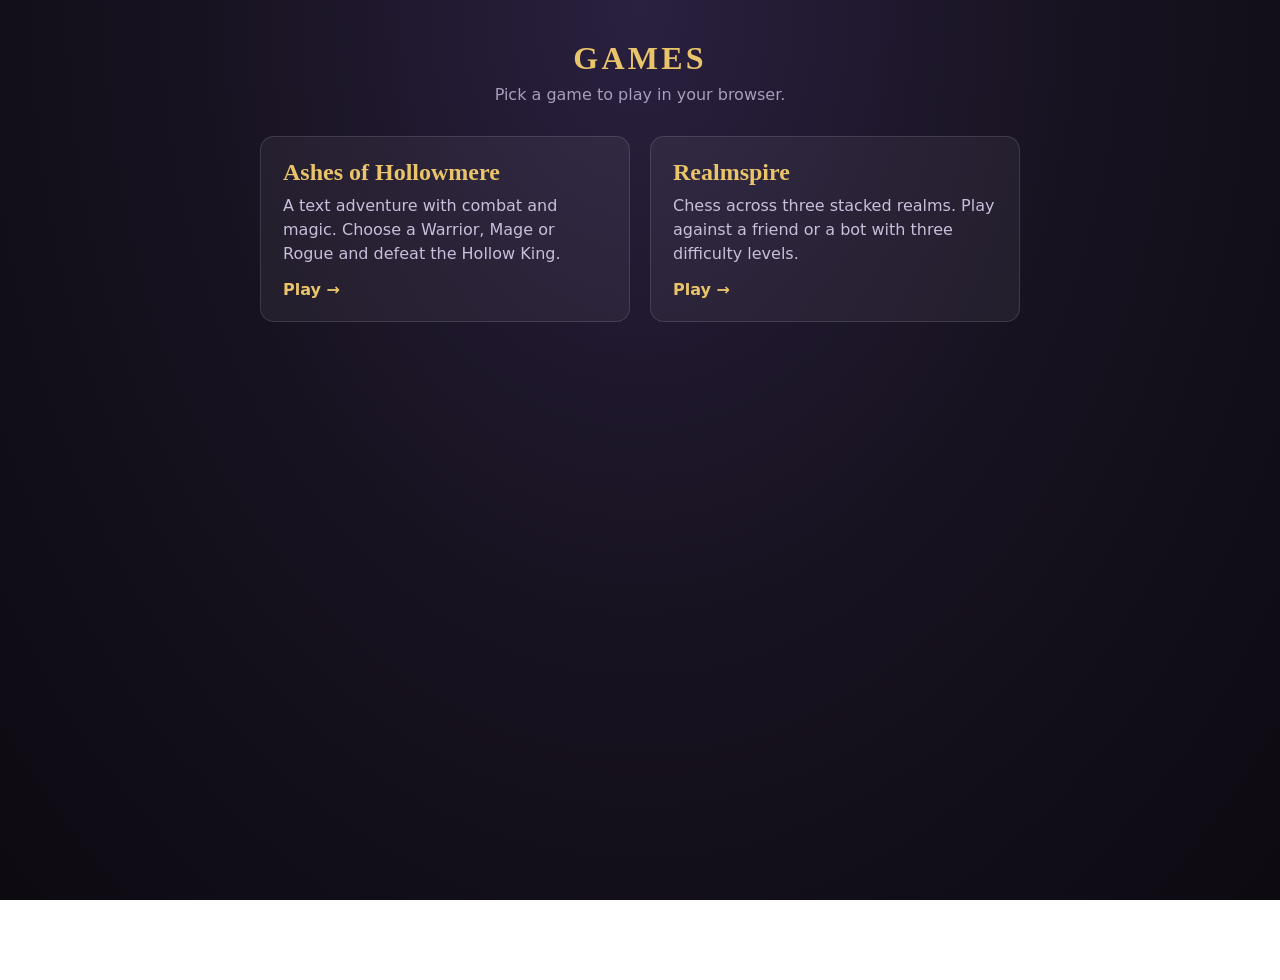
<file: index.html>
<!DOCTYPE html>
<html lang="en">
<head>
<meta charset="UTF-8">
<meta name="viewport" content="width=device-width, initial-scale=1">
<title>Games</title>
<style>
  body{margin:0;min-height:100vh;font-family:"Segoe UI",system-ui,sans-serif;color:#ece6f5;
    background:radial-gradient(ellipse at top,#2a2040,#17121f 50%,#0d0a12) fixed;display:flex;flex-direction:column;align-items:center;padding:40px 16px}
  h1{font-family:Georgia,serif;color:#e9c46a;letter-spacing:.1em;margin:0 0 8px}
  p.sub{color:#a99cbc;margin:0 0 32px}
  .grid{display:grid;grid-template-columns:repeat(auto-fit,minmax(260px,1fr));gap:20px;max-width:760px;width:100%}
  a.card{display:block;text-decoration:none;color:inherit;background:rgba(255,255,255,.05);border:1px solid rgba(255,255,255,.12);
    border-radius:14px;padding:22px;transition:transform .15s,border-color .15s}
  a.card:hover{transform:translateY(-3px);border-color:#e9c46a}
  .card h2{margin:0 0 8px;font-family:Georgia,serif;color:#e9c46a}
  .card p{margin:0;color:#c9bedb;line-height:1.5}
  .play{display:inline-block;margin-top:14px;color:#e9c46a;font-weight:600}
</style>
</head>
<body>
  <h1>GAMES</h1>
  <p class="sub">Pick a game to play in your browser.</p>
  <div class="grid">
    <a class="card" href="ashes-of-hollowmere/">
      <h2>Ashes of Hollowmere</h2>
      <p>A text adventure with combat and magic. Choose a Warrior, Mage or Rogue and defeat the Hollow King.</p>
      <span class="play">Play →</span>
    </a>
    <a class="card" href="realmspire/">
      <h2>Realmspire</h2>
      <p>Chess across three stacked realms. Play against a friend or a bot with three difficulty levels.</p>
      <span class="play">Play →</span>
    </a>
  </div>
</body>
</html>
</file>
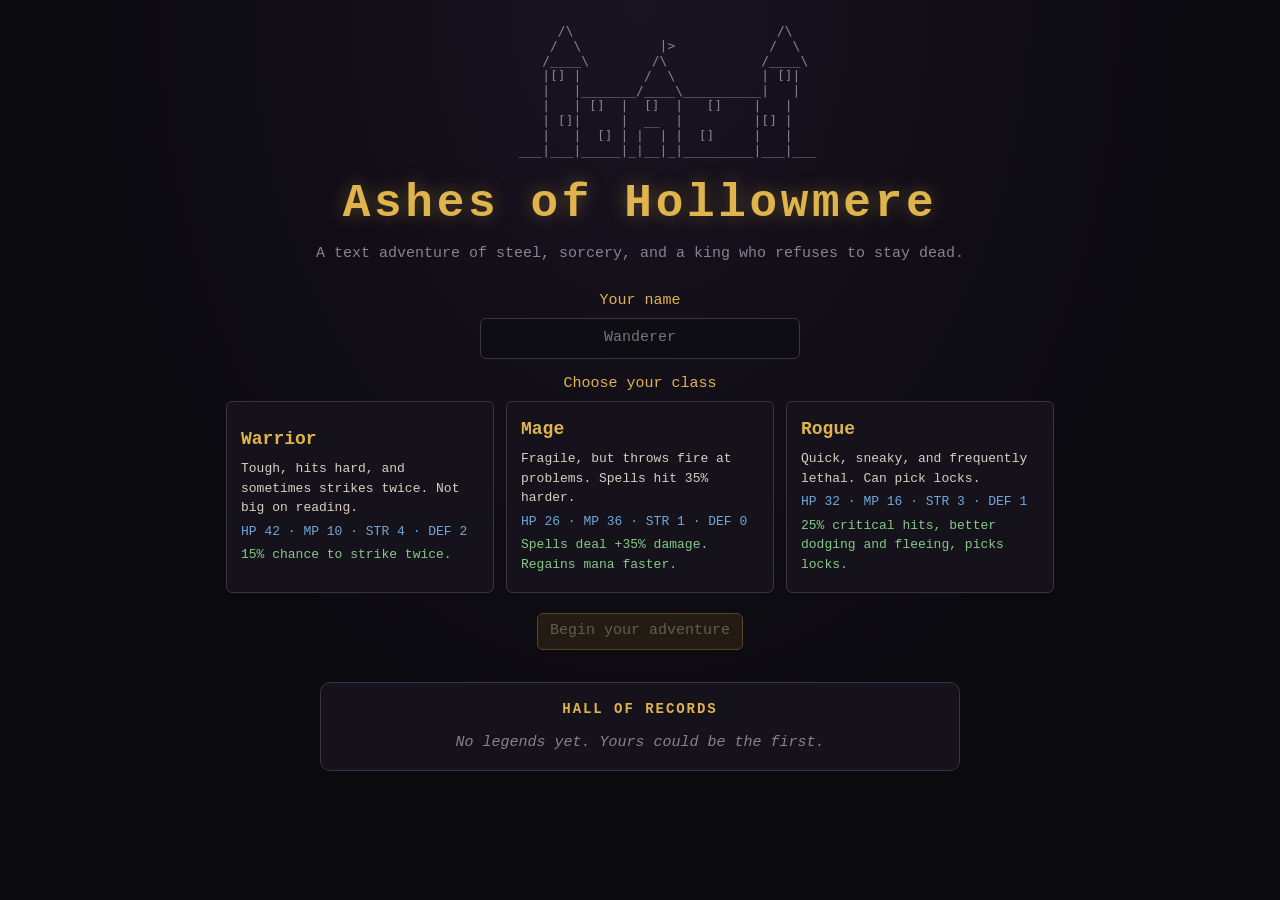
<file: ashes-of-hollowmere/index.html>
<!DOCTYPE html>
<!--
  ==========================================================================
  ASHES OF HOLLOWMERE — index.html
  ==========================================================================
  This is the "HTML" file. HTML (HyperText Markup Language) describes the
  STRUCTURE of a web page: what boxes, buttons, headings and text exist and
  how they are nested inside each other. It does NOT say what things look
  like (that is the job of style.css) or how they behave (that is the job of
  the JavaScript files: data.js, rooms.js and game.js).

  HTML is made of "tags" written in angle brackets, like <p> ... </p>.
  A tag plus everything between its opening and closing parts is called an
  "element". Extra settings written inside a tag, like id="start", are called
  "attributes".

  Text written between <!- - and - -> (without the spaces) is a COMMENT, like
  this one. The browser ignores comments completely. They are notes for humans.

  The very first line, <!DOCTYPE html>, tells the browser "this is a modern
  HTML page", so it uses today's rules to display it.
  ==========================================================================
-->
<!-- <html> wraps the whole page. lang="en" tells browsers and screen readers the page is in English. -->
<html lang="en">
<!--
  <head> holds information ABOUT the page (settings, title, links to other
  files). Nothing in the head is shown in the page itself.
-->
<head>
  <!-- "charset" = character set. UTF-8 lets the page show any letter or symbol, such as — or ▲. -->
  <meta charset="utf-8">
  <!-- Makes the page fit the screen width on phones instead of showing a zoomed-out desktop page. -->
  <meta name="viewport" content="width=device-width, initial-scale=1">
  <!--
    SECURITY: the Content Security Policy (CSP) is a list of rules the browser
    enforces. It says this page may only load scripts, styles and images from
    its own website ('self'), and nothing from anywhere else. If an attacker
    ever managed to sneak code into the page, the browser would refuse to run it.
  -->
  <meta http-equiv="Content-Security-Policy" content="default-src 'none'; script-src 'self'; style-src 'self'; img-src 'self' data:; base-uri 'none'; form-action 'none'; object-src 'none'">
  <!-- SECURITY/PRIVACY: if anyone clicks a link away from this page, don't tell the other site where they came from. -->
  <meta name="referrer" content="no-referrer">
  <!-- A short summary that search engines (like Google) may show under the link. -->
  <meta name="description" content="Ashes of Hollowmere — a text adventure with combat and magic. Explore a cursed castle, fight the undead, and defeat the Hollow King.">
  <!-- The text shown on the browser tab. -->
  <title>Ashes of Hollowmere — A Text Adventure</title>
  <!-- The "favicon" is the tiny tab icon. "data:," means "an empty icon", which stops the browser asking the server for one. -->
  <link rel="icon" href="data:,">
  <!-- Loads the separate CSS file (style.css), which controls colors, fonts, sizes and layout. -->
  <link rel="stylesheet" href="style.css">
</head>
<!-- <body> holds everything the player actually sees. -->
<body>

  <!-- ============ START SCREEN ============ -->
  <!--
    The first thing a player sees: title, name box, class choice and the Hall
    of Records. The "hidden" attribute hides it until JavaScript (game.js)
    has finished setting things up and decides to show it.
    id="start" gives this element a unique name so CSS and JavaScript can find it.
    class="screen" puts it in a group that shares the same styling.
  -->
  <section id="start" class="screen" hidden>
    <!-- <pre> ("preformatted") keeps spaces and line breaks exactly as written. game.js fills it with the ASCII-art castle. aria-hidden tells screen readers to skip the picture. -->
    <pre id="start-art" class="title-art" aria-hidden="true"></pre>
    <!-- <h1> is the main heading of the page. -->
    <h1 class="game-title">Ashes of Hollowmere</h1>
    <!-- <p> is a paragraph of text. -->
    <p class="tagline">A text adventure of steel, sorcery, and a king who refuses to stay dead.</p>
    <!-- A <form> groups inputs and a submit button. autocomplete="off" stops the browser suggesting old entries. -->
    <form id="start-form" autocomplete="off">
      <!-- A <label> describes an input. for="hero-name" links it to the input with id="hero-name", so clicking the label focuses the box. -->
      <label for="hero-name">Your name</label>
      <!-- A text box. maxlength="20" limits the name to 20 characters. "placeholder" is the grey hint text shown while it is empty. -->
      <input id="hero-name" maxlength="20" placeholder="Wanderer" spellcheck="false">
      <p class="label">Choose your class</p>
      <!-- An empty box. game.js creates the Warrior, Mage and Rogue cards and puts them in here. -->
      <div id="class-cards"></div>
      <div class="start-buttons">
        <!-- type="submit" means clicking it "submits" the form, which game.js listens for to start the game. It starts "disabled" (unclickable) until a class is chosen. -->
        <button id="begin-btn" type="submit" class="primary" disabled>Begin your adventure</button>
        <!-- Only shown (by game.js) when a saved game exists in localStorage. -->
        <button id="continue-btn" type="button" hidden>Continue saved game</button>
      </div>
    </form>

    <!-- Hall of Records: lifetime stats saved in localStorage -->
    <!--
      "localStorage" is a small storage space inside the visitor's own browser.
      Data saved there stays after a refresh or after closing the browser.
      game.js reads the saved stats and writes the numbers into the <b> tags below.
      aria-labelledby tells screen readers to use the heading below as this section's name.
    -->
    <section id="records" class="records" aria-labelledby="records-title">
      <h2 id="records-title">Hall of Records</h2>
      <!-- Shown when nothing has been recorded yet. -->
      <p id="records-empty" class="records-empty">No legends yet. Yours could be the first.</p>
      <!-- The grid of stats. Hidden until there is at least one record. Each <div> is one stat tile: a label (<span>), a big number (<b>, bold) and sometimes small text (<small>). -->
      <div id="records-grid" class="records-grid" hidden>
        <div><span>Adventures begun</span><b id="rec-started"></b></div>
        <div><span>Victories</span><b id="rec-wins"></b></div>
        <div><span>Deaths</span><b id="rec-deaths"></b></div>
        <div><span>Highest level</span><b id="rec-level"></b><small id="rec-level-who"></small></div>
        <div><span>Fastest victory</span><b id="rec-moves"></b><small>moves</small></div>
      </div>
      <!-- Lets the player wipe their stats. game.js asks "are you sure?" first. -->
      <button id="clear-records-btn" type="button" class="link-btn" hidden>Clear records</button>
    </section>
  </section>

  <!-- ============ GAME ============ -->
  <!-- The main game screen. It stays hidden until the player starts or continues a game. -->
  <div id="app" hidden>
    <!-- The thin bar across the top: the game name on the left, the current location on the right. -->
    <header class="topbar">
      <span class="brand">Ashes of Hollowmere</span>
      <!-- game.js writes the current room's name in here. -->
      <span id="location"></span>
    </header>

    <!-- <main> holds the main content. CSS splits it into two columns: the story on the left and the side panels on the right. -->
    <main class="layout">
      <!-- LEFT COLUMN: picture, story text, command box and quick-action buttons. -->
      <section class="main-col">
        <!-- The "scene" box at the top shows ASCII art of the current place or enemy. -->
        <div class="scene-box">
          <pre id="scene" aria-hidden="true"></pre>
          <!-- Only shown during a fight: the enemy's name and health bar. -->
          <div id="enemy-panel" hidden>
            <div id="enemy-name"></div>
            <!-- A health bar is two boxes: an outer "track" and an inner "fill" whose width game.js changes (e.g. 50% wide = half health). The <span> shows the numbers. -->
            <div class="bar enemy"><div id="enemy-fill" class="fill"></div><span id="enemy-text" class="bar-text"></span></div>
          </div>
        </div>
        <!-- The story log, where all game text appears. role="log" and aria-live="polite" make screen readers read new lines aloud as they are added. -->
        <div id="output" role="log" aria-live="polite"></div>
        <!-- The command line where the player types things like "go north". -->
        <form id="cmd-form" autocomplete="off">
          <!-- "&gt;" is the HTML code for the > symbol (written this way because < and > have special meaning in HTML). -->
          <span class="prompt" aria-hidden="true">&gt;</span>
          <!-- maxlength="120" caps commands at 120 characters. aria-label gives screen readers a name for the box. -->
          <input id="cmd" maxlength="120" spellcheck="false" autocomplete="off" aria-label="Type a command" placeholder="What do you do?">
          <button type="submit">Enter</button>
        </form>
        <!-- game.js fills this with buttons that change with the situation (Attack, Talk, Shop...). -->
        <div id="actions" aria-label="Quick actions"></div>
      </section>

      <!-- RIGHT COLUMN: <aside> means "related side content". It holds the character sheet, map, inventory and spells. -->
      <aside class="side-col">
        <!-- Character sheet: name, class, health/mana/experience bars, stats and equipment. -->
        <div class="panel">
          <div class="char-head"><span id="char-name"></span><span id="char-class"></span></div>
          <div class="bar-label">Health <span id="poison-tag" class="poison" hidden>poisoned</span></div>
          <div class="bar hp"><div id="hp-fill" class="fill"></div><span id="hp-text" class="bar-text"></span></div>
          <div class="bar-label">Mana</div>
          <div class="bar mp"><div id="mp-fill" class="fill"></div><span id="mp-text" class="bar-text"></span></div>
          <div class="bar-label">Experience</div>
          <div class="bar xp"><div id="xp-fill" class="fill"></div><span id="xp-text" class="bar-text"></span></div>
          <div class="stats">
            <div><span>Gold</span><b id="stat-gold"></b></div>
            <div><span>Attack</span><b id="stat-atk"></b></div>
            <div><span>Defense</span><b id="stat-def"></b></div>
          </div>
          <div class="equip"><span>Weapon:</span> <span id="eq-weapon"></span></div>
          <div class="equip"><span>Armor:</span> <span id="eq-armor"></span></div>
        </div>

        <!-- Map and movement buttons. -->
        <div class="panel">
          <h2>Map <small id="map-label"></small></h2>
          <!-- A <canvas> is a blank drawing surface. game.js draws the map on it with code. -->
          <canvas id="map" aria-label="Map of explored areas"></canvas>
          <!--
            The compass: a 3×3 grid of buttons (CSS arranges them).
            "data-dir" and "data-cmd" are custom attributes (anything starting with
            data- is allowed). game.js reads them to know which command a button sends.
            The empty <span>s fill the unused corners of the grid.
          -->
          <div id="compass">
            <button type="button" data-dir="u" title="Up">▲ Up</button>
            <button type="button" data-dir="n" title="North">N</button>
            <span></span>
            <button type="button" data-dir="w" title="West">W</button>
            <button type="button" data-cmd="look" title="Look around">Look</button>
            <button type="button" data-dir="e" title="East">E</button>
            <button type="button" data-dir="d" title="Down">▼ Down</button>
            <button type="button" data-dir="s" title="South">S</button>
            <span></span>
          </div>
        </div>

        <!-- Inventory. <ul> is an "unordered list". game.js adds one item button per thing you carry. -->
        <div class="panel">
          <h2>Inventory</h2>
          <ul id="inv-list" class="list"></ul>
        </div>

        <!-- Known spells. game.js adds one button per spell. -->
        <div class="panel">
          <h2>Spells</h2>
          <ul id="spell-list" class="list"></ul>
        </div>

        <!-- Expansion: open quests. Clicking one shows the full journal. -->
        <div class="panel">
          <h2>Quests</h2>
          <ul id="quest-list" class="list"></ul>
        </div>
      </aside>
    </main>
  </div>

  <!-- ============ MODAL ============ -->
  <!--
    A "modal" is a pop-up box that sits on top of everything and must be
    answered before you continue (used for "You Have Died", "Victory!" and
    "Are you sure?"). game.js fills in the title, text and buttons.
    role="dialog" and aria-modal tell screen readers it is a pop-up.
  -->
  <div id="modal" class="overlay" hidden role="dialog" aria-modal="true" aria-labelledby="modal-title">
    <div class="modal-box">
      <h2 id="modal-title"></h2>
      <div id="modal-body"></div>
      <div id="modal-buttons"></div>
    </div>
  </div>

  <!--
    SCRIPTS: these load the three separate JavaScript files. JavaScript is the
    programming language that makes the page interactive. Order matters:
      1. data.js  - the game's content: art, classes, spells, items, enemies
      2. rooms.js - the world map, characters and puzzles (it adds to data.js)
      3. game.js  - the "engine" that runs everything using the two files above
    They sit at the bottom of the body so the HTML above already exists when they run.
  -->
  <script src="data.js"></script>
  <script src="rooms.js"></script>
  <!-- Expansion: quests and recipes, then the Drowned Mere region. Both add to GameData, so they must load before game.js. -->
  <script src="systems.js"></script>
  <script src="mere.js"></script>
  <script src="game.js"></script>
</body>
</html>
</file>
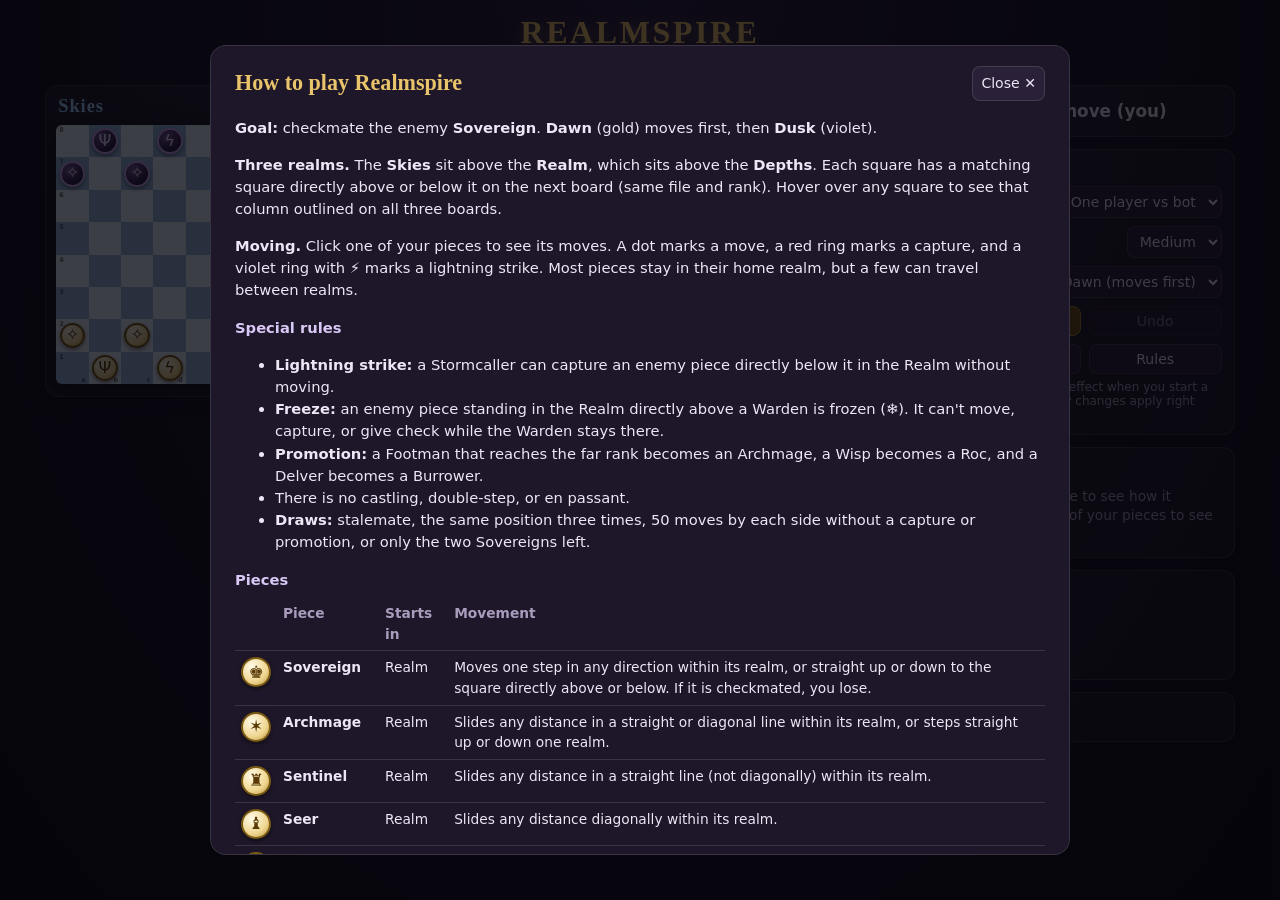
<file: realmspire/index.html>
<!DOCTYPE html>
<html lang="en">
<head>
<meta charset="UTF-8">
<meta name="viewport" content="width=device-width, initial-scale=1">
<title>Realmspire — Chess of Three Realms</title>
<style>
  :root{
    --sq: clamp(26px, calc((100vw - 470px) / 25), 58px);
    --bg1:#17121f; --bg2:#0d0a12; --ink:#ece6f5; --muted:#a99cbc; --gold:#e9c46a; --card:rgba(255,255,255,.05); --line:rgba(255,255,255,.12);
  }
  *{box-sizing:border-box}
  body{margin:0;min-height:100vh;color:var(--ink);font-family:"Segoe UI",system-ui,-apple-system,sans-serif;
    background:radial-gradient(ellipse at top,#2a2040 0%,var(--bg1) 45%,var(--bg2) 100%) fixed;}
  header{text-align:center;padding:14px 10px 4px}
  h1{margin:0;font-family:Georgia,"Times New Roman",serif;font-size:2rem;letter-spacing:.08em;color:var(--gold);text-shadow:0 2px 12px rgba(233,196,106,.35)}
  .sub{margin:2px 0 0;color:var(--muted);font-size:.9rem}
  main{display:flex;gap:18px;justify-content:center;align-items:flex-start;flex-wrap:wrap;padding:12px}
  #boards{display:flex;gap:14px;flex-wrap:wrap;justify-content:center}
  .board-wrap{background:var(--card);border:1px solid var(--line);border-radius:14px;padding:10px 10px 12px}
  .board-title{display:flex;justify-content:space-between;align-items:baseline;margin:0 2px 8px}
  .realm-name{font-family:Georgia,serif;font-size:1.15rem;font-weight:bold;letter-spacing:.05em}
  .realm-sub{font-size:.75rem;color:var(--muted)}
  .sky .realm-name{color:#9fd3ff} .realm .realm-name{color:#c9e29a} .depths .realm-name{color:#d1a6ff}
  .board{display:grid;grid-template-columns:repeat(8,var(--sq));grid-template-rows:repeat(8,var(--sq));border-radius:6px;overflow:hidden;box-shadow:0 6px 24px rgba(0,0,0,.5)}
  .sq{position:relative;display:flex;align-items:center;justify-content:center;cursor:pointer;user-select:none}
  .sky .sq.l{background:#e3eefa} .sky .sq.d{background:#94b6dc}
  .realm .sq.l{background:#ebdfb9} .realm .sq.d{background:#8aa463}
  .depths .sq.l{background:#9c8aa8} .depths .sq.d{background:#4f3e5f}
  .sq.last{box-shadow:inset 0 0 0 100px rgba(255,214,64,.30)}
  .sq.sel{box-shadow:inset 0 0 0 3px #ffe066, inset 0 0 0 100px rgba(255,224,102,.35)}
  .sq.check{background:radial-gradient(circle,#ff5a5a 0%,rgba(255,60,60,.6) 45%,transparent 75%) !important}
  .sq.colhl::after{content:"";position:absolute;inset:2px;border:2px dashed rgba(255,255,255,.85);border-radius:4px;pointer-events:none}
  .sq.move::before{content:"";position:absolute;width:30%;height:30%;border-radius:50%;background:rgba(20,20,40,.45);pointer-events:none}
  .sq.cap::before{content:"";position:absolute;inset:6%;border-radius:50%;border:4px solid rgba(220,40,40,.8);pointer-events:none;z-index:2}
  .sq.strike::before{content:"⚡";position:absolute;inset:4%;border-radius:50%;border:4px solid #b46cff;box-shadow:0 0 12px #b46cff;color:#fff36b;font-size:calc(var(--sq)*.32);display:flex;align-items:flex-start;justify-content:flex-end;pointer-events:none;z-index:2}
  .sq:hover{filter:brightness(1.08)}
  .piece{width:80%;height:80%;border-radius:50%;display:flex;align-items:center;justify-content:center;font-size:calc(var(--sq)*.5);line-height:1;
    font-family:"Segoe UI Symbol","Noto Sans Symbols 2","DejaVu Sans","Segoe UI",sans-serif;pointer-events:none;box-shadow:0 2px 4px rgba(0,0,0,.45);z-index:1}
  .dawn{background:radial-gradient(circle at 35% 30%,#fffbe8,#efd690 60%,#b8923a);color:#5a3a04;border:2px solid #7a5a14}
  .dusk{background:radial-gradient(circle at 35% 30%,#7a5a9e,#33224a 60%,#170e24);color:#f3e8ff;border:2px solid #c8a8f0}
  .ice{position:absolute;top:0;right:2px;font-size:calc(var(--sq)*.3);color:#bff4ff;text-shadow:0 0 4px #00b7ff,0 0 2px #000;z-index:3;pointer-events:none}
  .coord{position:absolute;font-size:calc(var(--sq)*.2);font-weight:600;opacity:.65;color:#222;pointer-events:none;z-index:3}
  .depths .coord{color:#eee}
  .coord.rk{top:1px;left:3px} .coord.fl{bottom:0;right:3px}
  aside{width:300px;display:flex;flex-direction:column;gap:12px}
  .card{background:var(--card);border:1px solid var(--line);border-radius:12px;padding:12px}
  .card h3{margin:0 0 8px;font-size:.85rem;text-transform:uppercase;letter-spacing:.1em;color:var(--muted)}
  #status{font-size:1.05rem;font-weight:600;display:flex;align-items:center;gap:10px;min-height:52px}
  #status.over{border-color:var(--gold);box-shadow:0 0 18px rgba(233,196,106,.35)}
  .dot{width:18px;height:18px;border-radius:50%;flex:none}
  .spin{width:16px;height:16px;border:3px solid var(--muted);border-top-color:transparent;border-radius:50%;animation:sp 0.8s linear infinite;flex:none}
  @keyframes sp{to{transform:rotate(360deg)}}
  label{display:flex;justify-content:space-between;align-items:center;gap:8px;font-size:.9rem;margin-bottom:8px}
  select,button{font:inherit;font-size:.88rem;color:var(--ink);background:#2a2138;border:1px solid var(--line);border-radius:8px;padding:6px 8px}
  button{cursor:pointer} button:hover:not(:disabled){background:#3a2e4e} button:disabled{opacity:.45;cursor:default}
  .btns{display:grid;grid-template-columns:1fr 1fr;gap:8px;margin-top:4px}
  #newBtn{background:#6b4f12;border-color:#a8822a} #newBtn:hover{background:#80601a}
  .hint{font-size:.75rem;color:var(--muted);margin:6px 0 0}
  #info{font-size:.86rem;line-height:1.4;min-height:96px}
  #info .head{display:flex;align-items:center;gap:10px;margin-bottom:6px}
  .mini{width:30px;height:30px;font-size:17px;flex:none}
  .tiny{width:22px;height:22px;font-size:12px;display:inline-flex;margin:1px}
  .caprow{display:flex;flex-wrap:wrap;align-items:center;gap:2px;min-height:26px;font-size:.82rem;color:var(--muted);margin-bottom:4px}
  #log{margin:0;padding:0 0 0 4px;list-style:none;max-height:220px;overflow-y:auto;font-size:.82rem;line-height:1.55}
  #log li{display:flex;gap:6px;align-items:baseline}
  #log .n{color:var(--muted);min-width:26px;text-align:right}
  #log .s{width:9px;height:9px;border-radius:50%;flex:none;transform:translateY(-1px)}
  .frz{color:#8fe3ff}
  .modal{position:fixed;inset:0;background:rgba(5,3,10,.75);display:flex;align-items:center;justify-content:center;z-index:50;padding:16px}
  .modal.hidden{display:none}
  .modal-box{background:#1e1729;border:1px solid var(--line);border-radius:16px;max-width:860px;width:100%;max-height:90vh;overflow-y:auto;padding:20px 24px;line-height:1.5;font-size:.92rem}
  .modal-box h2{margin-top:0;font-family:Georgia,serif;color:var(--gold)}
  .modal-box h4{margin:16px 0 6px;color:#d9c8f5}
  table{border-collapse:collapse;width:100%;font-size:.86rem}
  td,th{border-bottom:1px solid var(--line);padding:6px;text-align:left;vertical-align:top}
  th{color:var(--muted);font-weight:600}
  .close{float:right}
</style>
</head>
<body>
<header>
  <h1>REALMSPIRE</h1>
  <p class="sub">Chess across three stacked realms: the Skies, the Realm, and the Depths</p>
</header>
<main>
  <section id="boards"></section>
  <aside>
    <div class="card" id="status"></div>
    <div class="card">
      <h3>Game</h3>
      <label>Mode
        <select id="mode"><option value="bot">One player vs bot</option><option value="2p">Two players</option></select>
      </label>
      <label id="lvlRow">Bot difficulty
        <select id="level"><option value="1">Easy</option><option value="2" selected>Medium</option><option value="3">Hard</option></select>
      </label>
      <label id="sideRow">You play
        <select id="human"><option value="0">Dawn (moves first)</option><option value="1">Dusk</option></select>
      </label>
      <div class="btns">
        <button id="newBtn">New game</button>
        <button id="undoBtn">Undo</button>
        <button id="flipBtn">Flip boards</button>
        <button id="rulesBtn">Rules</button>
      </div>
      <p class="hint">Mode and side take effect when you start a new game. Difficulty changes apply right away.</p>
    </div>
    <div class="card" id="info"></div>
    <div class="card">
      <h3>Captured</h3>
      <div class="caprow" id="cap0"></div>
      <div class="caprow" id="cap1"></div>
    </div>
    <div class="card">
      <h3>Moves</h3>
      <ol id="log"></ol>
    </div>
  </aside>
</main>

<div id="rules" class="modal hidden">
  <div class="modal-box">
    <button class="close" id="closeRules">Close ✕</button>
    <h2>How to play Realmspire</h2>
    <p><b>Goal:</b> checkmate the enemy <b>Sovereign</b>. <b>Dawn</b> (gold) moves first, then <b>Dusk</b> (violet).</p>
    <p><b>Three realms.</b> The <b>Skies</b> sit above the <b>Realm</b>, which sits above the <b>Depths</b>. Each square has a matching square directly above or below it on the next board (same file and rank). Hover over any square to see that column outlined on all three boards.</p>
    <p><b>Moving.</b> Click one of your pieces to see its moves. A dot marks a move, a red ring marks a capture, and a violet ring with ⚡ marks a lightning strike. Most pieces stay in their home realm, but a few can travel between realms.</p>
    <h4>Special rules</h4>
    <ul>
      <li><b>Lightning strike:</b> a Stormcaller can capture an enemy piece directly below it in the Realm without moving.</li>
      <li><b>Freeze:</b> an enemy piece standing in the Realm directly above a Warden is frozen (❄). It can't move, capture, or give check while the Warden stays there.</li>
      <li><b>Promotion:</b> a Footman that reaches the far rank becomes an Archmage, a Wisp becomes a Roc, and a Delver becomes a Burrower.</li>
      <li>There is no castling, double-step, or en passant.</li>
      <li><b>Draws:</b> stalemate, the same position three times, 50 moves by each side without a capture or promotion, or only the two Sovereigns left.</li>
    </ul>
    <h4>Pieces</h4>
    <table id="pieceTable"><tr><th></th><th>Piece</th><th>Starts in</th><th>Movement</th></tr></table>
  </div>
</div>

<script>
/* ===================== ENGINE (also runs inside the bot's Web Worker) ===================== */
function EngineFactory(){
  var K=1,Q=2,R=3,B=4,N=5,P=6,ST=7,RO=8,WI=9,WA=10,BU=11,DE=12;
  var VAL=[0,0,900,500,330,300,100,650,400,110,320,300,110];
  var STRIKE=1,PROMO=2;
  var ORTH=[[1,0],[-1,0],[0,1],[0,-1]], DIAG=[[1,1],[1,-1],[-1,1],[-1,-1]], ALL8=ORTH.concat(DIAG),
      KN=[[1,2],[2,1],[-1,2],[-2,1],[1,-2],[2,-1],[-1,-2],[-2,-1]];
  var CENTER=[];
  for(var r0=0;r0<8;r0++)for(var f0=0;f0<8;f0++)CENTER.push(Math.round((3.5-Math.max(Math.abs(3.5-r0),Math.abs(3.5-f0)))*6));

  // Board: array of 192 = level*64 + rank*8 + file. Level 0 Depths, 1 Realm, 2 Skies.
  // Piece code = type | (color<<4); color 0 Dawn, 1 Dusk. Move = from | to<<8 | flags<<16.
  var B_,S_,O_,C_,F_;
  function add(L,r,f,mode,flags){ // mode 0 move/capture, 1 move only, 2 capture only. Returns true if empty.
    if(L<0||L>2||r<0||r>7||f<0||f>7) return false;
    var to=(L<<6)|(r<<3)|f, t=B_[to];
    if(t===0){ if(mode!==2&&!C_) O_.push(F_|(to<<8)|(flags<<16)); return true; }
    if((t>>4)!==S_&&mode!==1) O_.push(F_|(to<<8)|(flags<<16));
    return false;
  }
  function slide(L,r,f,dirs){ for(var i=0;i<dirs.length;i++){var dr=dirs[i][0],df=dirs[i][1],rr=r+dr,ff=f+df; while(add(L,rr,ff,0,0)){rr+=dr;ff+=df;}} }
  function steps(L,r,f,dirs,mode){ for(var i=0;i<dirs.length;i++) add(L,r+dirs[i][0],f+dirs[i][1],mode,0); }
  function frozen(b,sq){ if((sq>>6)!==1||!b[sq]) return false; var w=b[sq-64]; return w!==0&&(w&15)===WA&&(w>>4)!==(b[sq]>>4); }
  function genPiece(sq,p){
    var t=p&15,L=sq>>6,r=(sq>>3)&7,f=sq&7,side=S_,fwd=side?-1:1,last=side?0:7,pf;
    F_=sq;
    if(L===1){var w=B_[sq-64]; if(w&&(w&15)===WA&&(w>>4)!==side) return;}
    switch(t){
      case K: steps(L,r,f,ALL8,0); add(L+1,r,f,0,0); add(L-1,r,f,0,0); break;
      case Q: slide(L,r,f,ALL8); add(L+1,r,f,0,0); add(L-1,r,f,0,0); break;
      case R: slide(L,r,f,ORTH); break;
      case B: slide(L,r,f,DIAG); break;
      case N: steps(L,r,f,KN,0); break;
      case P: case DE:
        pf=(r+fwd===last)?PROMO:0; add(L,r+fwd,f,1,pf); add(L,r+fwd,f-1,2,pf); add(L,r+fwd,f+1,2,pf); break;
      case WI:
        pf=(r+fwd===last)?PROMO:0; add(L,r+fwd,f,1,pf); add(L,r,f-1,1,0); add(L,r,f+1,1,0); add(L,r+fwd,f-1,2,pf); add(L,r+fwd,f+1,2,pf); break;
      case ST:
        steps(L,r,f,ALL8,0);
        if(L>0){var t2=B_[sq-64]; if(t2&&(t2>>4)!==side) O_.push(sq|((sq-64)<<8)|(STRIKE<<16));}
        break;
      case RO:
        steps(L,r,f,KN,0);
        if(L-1>=1) steps(L-1,r,f,DIAG,0);
        if(L+1<=2) steps(L+1,r,f,DIAG,0);
        break;
      case WA: steps(L,r,f,ORTH,0); break;
      case BU: steps(L,r,f,ALL8,0); if(L===0) add(1,r,f,0,0); else if(L===1) add(0,r,f,0,0); break;
    }
  }
  function gen(b,side,capsOnly){
    B_=b;S_=side;C_=capsOnly;var out=[];O_=out;
    for(var sq=0;sq<192;sq++){var p=b[sq]; if(p!==0&&(p>>4)===side) genPiece(sq,p);}
    return out;
  }
  function promoteType(t){ return t===P?Q:t===WI?RO:BU; }
  function make(b,m){
    var from=m&255,to=(m>>8)&255,fl=m>>16,cap=b[to];
    if(fl&STRIKE){b[to]=0;return cap;}
    var p=b[from]; b[from]=0;
    b[to]=(fl&PROMO)?(promoteType(p&15)|(p&16)):p;
    return cap;
  }
  function unmake(b,m,cap,moved){
    var from=m&255,to=(m>>8)&255;
    if((m>>16)&STRIKE){b[to]=cap;return;}
    b[from]=moved; b[to]=cap;
  }
  function kingSq(b,side){var k=K|(side<<4); for(var i=0;i<192;i++) if(b[i]===k) return i; return -1;}
  function attacked(b,sq,bySide){var ms=gen(b,bySide,true); for(var i=0;i<ms.length;i++) if(((ms[i]>>8)&255)===sq) return true; return false;}
  function inCheck(b,side){var k=kingSq(b,side); return k<0||attacked(b,k,side^1);}
  function legalMoves(b,side){
    var ms=gen(b,side,false),res=[];
    for(var i=0;i<ms.length;i++){var m=ms[i],moved=b[m&255],cap=make(b,m); if(!inCheck(b,side)) res.push(m); unmake(b,m,cap,moved);}
    return res;
  }
  function evaluate(b){ // from Dawn's point of view
    var s=0;
    for(var sq=0;sq<192;sq++){
      var p=b[sq]; if(!p) continue;
      var t=p&15,c=p>>4,r=(sq>>3)&7,f=sq&7,L=sq>>6,v=VAL[t];
      if(t===P||t===WI||t===DE){var adv=c?7-r:r; v+=adv*adv*2;}
      else if(t!==K) v+=CENTER[(r<<3)|f];
      if(L===1&&t!==K){var w=b[sq-64]; if(w&&(w&15)===WA&&(w>>4)!==c) v-=VAL[t]*0.25;}
      if(t===ST&&L>0){var tb=b[sq-64]; if(tb&&(tb>>4)!==c) v+=20;}
      if(t===K&&L===1&&r===(c?7:0)) v+=15;
      s+=c?-v:v;
    }
    return s;
  }
  // ---------- search ----------
  var MATE=100000,KCAP=1000000,ABORT={abort:true},nodes=0,deadline=0,QMAX=6;
  function mscore(b,m){var to=(m>>8)&255,cap=b[to],s=0; if(cap) s=((cap&15)===K)?1e7:1000+10*VAL[cap&15]-VAL[b[m&255]&15]/10; if((m>>16)&PROMO) s+=900; return s;}
  function order(b,ms){var sc=new Array(ms.length),idx=new Array(ms.length),i; for(i=0;i<ms.length;i++){sc[i]=mscore(b,ms[i]);idx[i]=i;} idx.sort(function(a,c){return sc[c]-sc[a];}); var o=new Array(ms.length); for(i=0;i<ms.length;i++) o[i]=ms[idx[i]]; return o;}
  function kingCapture(b,ms,side){var ek=K|((side^1)<<4); for(var i=0;i<ms.length;i++) if(b[(ms[i]>>8)&255]===ek) return true; return false;}
  function qs(b,side,alpha,beta,qd){
    if((++nodes&2047)===0&&Date.now()>deadline) throw ABORT;
    var ms=gen(b,side,true);
    if(kingCapture(b,ms,side)) return KCAP;
    var stand=side?-evaluate(b):evaluate(b);
    if(qd>=QMAX) return stand;
    if(stand>=beta) return stand;
    if(stand>alpha) alpha=stand;
    ms=order(b,ms);
    for(var i=0;i<ms.length;i++){
      var m=ms[i],moved=b[m&255],cap=make(b,m),sc=-qs(b,side^1,-beta,-alpha,qd+1); unmake(b,m,cap,moved);
      if(sc===-KCAP) continue;
      if(sc>=beta) return sc;
      if(sc>alpha) alpha=sc;
    }
    return alpha;
  }
  function negamax(b,side,depth,alpha,beta,ply){
    if(depth<=0) return qs(b,side,alpha,beta,0);
    if((++nodes&2047)===0&&Date.now()>deadline) throw ABORT;
    var ms=gen(b,side,false);
    if(kingCapture(b,ms,side)) return KCAP;
    ms=order(b,ms);
    var best=-Infinity,any=false;
    for(var i=0;i<ms.length;i++){
      var m=ms[i],moved=b[m&255],cap=make(b,m),sc=-negamax(b,side^1,depth-1,-beta,-alpha,ply+1); unmake(b,m,cap,moved);
      if(sc===-KCAP) continue;
      any=true;
      if(sc>best) best=sc;
      if(sc>alpha) alpha=sc;
      if(alpha>=beta) break;
    }
    if(!any) return inCheck(b,side)?-(MATE-ply):0;
    return best;
  }
  var LEVELS={1:{depth:1,q:0,noise:160,rand:0.2,time:800},2:{depth:2,q:4,noise:25,rand:0,time:2000},3:{depth:6,q:6,noise:0,rand:0,time:3500}};
  function chooseMove(board,side,level){
    var cfg=LEVELS[level]||LEVELS[2],b=board.slice();
    var legal=legalMoves(b,side);
    if(!legal.length) return null;
    if(legal.length===1) return legal[0];
    if(Math.random()<cfg.rand) return legal[Math.floor(Math.random()*legal.length)];
    QMAX=cfg.q; nodes=0; deadline=Date.now()+cfg.time;
    var ordered=order(b,legal),best=ordered[0];
    for(var d=1;d<=cfg.depth;d++){
      var bb=b.slice(),scores=[],alpha=-Infinity,iterBest=null,iterScore=-Infinity,done=true;
      try{
        for(var i=0;i<ordered.length;i++){
          var m=ordered[i],moved=bb[m&255],cap=make(bb,m);
          var sc=-negamax(bb,side^1,d-1,-Infinity,cfg.noise?Infinity:-alpha,1);
          unmake(bb,m,cap,moved);
          if(cfg.noise) sc+=(Math.random()*2-1)*cfg.noise;
          scores.push([sc,m]);
          if(sc>iterScore){iterScore=sc;iterBest=m;}
          if(sc>alpha) alpha=sc;
        }
      }catch(e){ if(e!==ABORT) throw e; done=false; }
      if(!done) break;
      best=iterBest;
      scores.sort(function(a,c){return c[0]-a[0];});
      ordered=scores.map(function(x){return x[1];});
      if(iterScore>MATE-1000) break;
    }
    return best;
  }
  function initial(){
    var b=new Array(192).fill(0),back=[R,N,B,Q,K,B,N,R];
    for(var c=0;c<2;c++){
      var s=c<<4,br=c?7:0,fr=c?6:1,f;
      for(f=0;f<8;f++){b[64+br*8+f]=back[f]|s; b[64+fr*8+f]=P|s;}
      b[128+br*8+1]=RO|s; b[128+br*8+6]=RO|s; b[128+br*8+3]=ST|s;
      [0,2,5,7].forEach(function(ff){b[128+fr*8+ff]=WI|s;});
      b[br*8+1]=BU|s; b[br*8+6]=BU|s; b[br*8+2]=WA|s; b[br*8+5]=WA|s;
      [0,3,4,7].forEach(function(ff){b[fr*8+ff]=DE|s;});
    }
    return b;
  }
  return {K:K,Q:Q,R:R,B:B,N:N,P:P,ST:ST,RO:RO,WI:WI,WA:WA,BU:BU,DE:DE,STRIKE:STRIKE,PROMO:PROMO,
    initial:initial,gen:gen,legalMoves:legalMoves,make:make,unmake:unmake,inCheck:inCheck,frozen:frozen,
    kingSq:kingSq,promoteType:promoteType,chooseMove:chooseMove,evaluate:evaluate};
}

/* ===================== USER INTERFACE ===================== */
var E=EngineFactory();
var NAME=['','Sovereign','Archmage','Sentinel','Seer','Lancer','Footman','Stormcaller','Roc','Wisp','Warden','Burrower','Delver'];
var GLYPH=['','♚︎','✶','♜︎','♝︎','♞︎','♟︎','ϟ','Ψ','✧','❖','⚒︎','◆'];
var HOME=['','Realm','Realm','Realm','Realm','Realm','Realm','Skies','Skies','Skies','Depths','Depths','Depths'];
var DESC=['',
 'Moves one step in any direction within its realm, or straight up or down to the square directly above or below. If it is checkmated, you lose.',
 'Slides any distance in a straight or diagonal line within its realm, or steps straight up or down one realm.',
 'Slides any distance in a straight line (not diagonally) within its realm.',
 'Slides any distance diagonally within its realm.',
 'Leaps in an L shape (two squares one way, then one square sideways) within its realm, jumping over anything in between.',
 'Moves one square forward and captures one square diagonally forward. Becomes an Archmage on the far rank.',
 'Moves one step in any direction within the Skies. <b>Lightning strike:</b> it can capture an enemy directly below it in the Realm without moving.',
 'Leaps in an L shape within its realm, or swoops one realm up or down to a diagonally neighbouring square. Travels between the Skies and the Realm, never the Depths.',
 'Moves one square forward or sideways and captures one square diagonally forward. Becomes a Roc on the far rank.',
 'Moves one step in a straight line within the Depths. <b>Freeze:</b> any enemy directly above it in the Realm can\'t move, capture, or give check.',
 'Moves one step in any direction, or straight up or down between the Depths and the Realm.',
 'Moves one square forward and captures one square diagonally forward. Becomes a Burrower on the far rank.'];
var SIDE=['Dawn','Dusk'], SIDECOL=['#efd690','#7a5a9e'], LV='DRS', FILES='abcdefgh';

var G=null, sel=null, selTargets=new Map(), hoverSq=null, flipped=false, thinking=false, reqId=0, cfg={mode:'bot',human:0};
var sqEl=new Array(192);
var $=function(id){return document.getElementById(id);};

function sqName(sq){return LV[sq>>6]+FILES[sq&7]+(((sq>>3)&7)+1);}
function token(p,extra){return '<div class="piece '+((p>>4)?'dusk':'dawn')+' '+(extra||'')+'">'+GLYPH[p&15]+'</div>';}

function buildBoards(){
  var host=$('boards');
  var meta={2:['Skies','upper realm','sky'],1:['Realm','middle realm','realm'],0:['Depths','lower realm','depths']};
  [2,1,0].forEach(function(L){
    var wrap=document.createElement('div'); wrap.className='board-wrap '+meta[L][2];
    wrap.innerHTML='<div class="board-title"><span class="realm-name">'+meta[L][0]+'</span><span class="realm-sub">'+meta[L][1]+'</span></div>';
    var bd=document.createElement('div'); bd.className='board';
    for(var r=0;r<8;r++)for(var f=0;f<8;f++){
      (function(sq){
        var el=document.createElement('div');
        el.addEventListener('click',function(){onSquare(sq);});
        el.addEventListener('mouseenter',function(){hover(sq,true);});
        el.addEventListener('mouseleave',function(){hover(sq,false);});
        sqEl[sq]=el; bd.appendChild(el);
      })(L*64+r*8+f);
    }
    wrap.appendChild(bd); host.appendChild(wrap);
  });
}

function posKey(){return G.b.join(',')+'|'+G.side;}

function newGame(){
  reqId++; thinking=false; sel=null;
  cfg={mode:$('mode').value,human:+$('human').value};
  flipped=(cfg.mode==='bot'&&cfg.human===1);
  G={b:E.initial(),side:0,half:0,hist:[],log:[],last:null,keys:[],captured:[[],[]],over:null,check:false};
  G.keys.push(posKey());
  G.legal=E.legalMoves(G.b,0);
  render(); maybeBot();
}

function applyMove(m){
  G.hist.push({b:G.b.slice(),side:G.side,half:G.half,last:G.last,logLen:G.log.length,keysLen:G.keys.length,
    cap:[G.captured[0].slice(),G.captured[1].slice()],over:G.over,check:G.check});
  var from=m&255,to=(m>>8)&255,fl=m>>16,moved=G.b[from],cap=G.b[to],mover=G.side;
  E.make(G.b,m);
  if(cap) G.captured[mover].push(cap);
  G.half=(cap||(fl&E.PROMO))?0:G.half+1;
  G.last={from:from,to:to};
  G.side^=1;
  var k=posKey(); G.keys.push(k);
  var txt=NAME[moved&15]+' '+sqName(from)+((fl&E.STRIKE)?' ⚡ ':(cap?' × ':' → '))+sqName(to);
  if(fl&E.PROMO) txt+=' = '+NAME[E.promoteType(moved&15)];
  G.legal=E.legalMoves(G.b,G.side);
  G.check=E.inCheck(G.b,G.side);
  var reps=G.keys.filter(function(x){return x===k;}).length;
  var onlyKings=G.b.every(function(p){return !p||(p&15)===E.K;});
  if(!G.legal.length){
    if(G.check){ G.over={winner:mover,text:'Checkmate! '+SIDE[mover]+' wins.'}; txt+=' #'; }
    else G.over={winner:-1,text:'Stalemate: the game is a draw.'};
  } else {
    if(G.check) txt+=' +';
    if(G.half>=100) G.over={winner:-1,text:'Draw: 50 moves each without a capture or promotion.'};
    else if(reps>=3) G.over={winner:-1,text:'Draw: the same position came up three times.'};
    else if(onlyKings) G.over={winner:-1,text:'Draw: only the Sovereigns remain.'};
  }
  if(G.over&&cfg.mode==='bot'&&G.over.winner>=0) G.over.text+=(G.over.winner===cfg.human?' You win!':' The bot wins this time.');
  G.log.push({side:mover,txt:txt});
}

function popOne(){
  var s=G.hist.pop(); if(!s) return;
  G.b=s.b; G.side=s.side; G.half=s.half; G.last=s.last; G.log.length=s.logLen; G.keys.length=s.keysLen;
  G.captured=s.cap; G.over=s.over; G.check=s.check; G.legal=E.legalMoves(G.b,G.side);
}
function undo(){
  if(!G.hist.length) return;
  reqId++; thinking=false; sel=null;
  popOne();
  if(cfg.mode==='bot') while(G.side!==cfg.human&&G.hist.length) popOne();
  render(); maybeBot();
}

/* ---- bot ---- */
var worker=null,pending={};
try{
  var src='var E=('+EngineFactory.toString()+')();onmessage=function(e){var d=e.data;postMessage({id:d.id,move:E.chooseMove(d.board,d.side,d.level)});};';
  worker=new Worker(URL.createObjectURL(new Blob([src],{type:'text/javascript'})));
  worker.onmessage=function(e){var f=pending[e.data.id]; delete pending[e.data.id]; if(f) f(e.data.move);};
  worker.onerror=function(){ worker=null; Object.keys(pending).forEach(function(id){var p=pending[id]; delete pending[id]; p.fallback();}); };
}catch(err){ worker=null; }

function maybeBot(){
  if(G.over||cfg.mode!=='bot'||G.side===cfg.human) return;
  thinking=true; render();
  var id=++reqId,t0=Date.now(),level=+$('level').value,board=G.b.slice(),side=G.side;
  function done(m){
    if(id!==reqId) return;
    setTimeout(function(){
      if(id!==reqId) return;
      thinking=false;
      if(m!==null&&m!==undefined) applyMove(m);
      render(); maybeBot();
    },Math.max(0,450-(Date.now()-t0)));
  }
  done.fallback=function(){ setTimeout(function(){done(E.chooseMove(board,side,level));},20); };
  if(worker){ pending[id]=done; worker.postMessage({id:id,board:board,side:side,level:level}); }
  else done.fallback();
}

/* ---- interaction ---- */
function canAct(){ return !G.over&&!thinking&&!(cfg.mode==='bot'&&G.side!==cfg.human); }
function onSquare(sq){
  if(!canAct()) return;
  if(sel!==null&&selTargets.has(sq)){ var m=selTargets.get(sq); sel=null; applyMove(m); render(); maybeBot(); return; }
  var p=G.b[sq];
  sel=(p&&(p>>4)===G.side&&sel!==sq)?sq:null;
  render();
}
function hover(sq,on){
  var c=sq&63;
  for(var L=0;L<3;L++){var s=L*64+c; if(s!==sq) sqEl[s].classList.toggle('colhl',on);}
  hoverSq=on?sq:null; showInfo();
}

/* ---- rendering ---- */
function render(){
  selTargets=new Map();
  if(sel!==null) G.legal.forEach(function(m){ if((m&255)===sel) selTargets.set((m>>8)&255,m); });
  var kSq=G.check?E.kingSq(G.b,G.side):-1;
  for(var sq=0;sq<192;sq++){
    var el=sqEl[sq],r=(sq>>3)&7,f=sq&7,p=G.b[sq];
    el.style.gridRow=flipped?(r+1):(8-r);
    el.style.gridColumn=flipped?(8-f):(f+1);
    var cls='sq '+(((r+f)&1)?'l':'d');
    if(G.last&&(G.last.from===sq||G.last.to===sq)) cls+=' last';
    if(sq===sel) cls+=' sel';
    if(selTargets.has(sq)) cls+=((selTargets.get(sq)>>16)&E.STRIKE)?' strike':(p?' cap':' move');
    if(sq===kSq) cls+=' check';
    if(hoverSq!==null&&(hoverSq&63)===(sq&63)&&sq!==hoverSq) cls+=' colhl';
    el.className=cls;
    var html='';
    if(p){ html+=token(p); if(E.frozen(G.b,sq)) html+='<span class="ice" title="Frozen by a Warden">❄</span>'; }
    var dispRow=flipped?r:7-r, dispCol=flipped?7-f:f;
    if(dispCol===0) html+='<span class="coord rk">'+(r+1)+'</span>';
    if(dispRow===7) html+='<span class="coord fl">'+FILES[f]+'</span>';
    el.innerHTML=html;
  }
  renderPanel(); showInfo();
}

function renderPanel(){
  var st=$('status');
  if(G.over){ st.className='card over'; st.innerHTML='<span>'+G.over.text+'</span>'; }
  else{
    st.className='card';
    var who=SIDE[G.side], txt;
    if(thinking) txt='<div class="spin"></div><span>'+who+' (bot) is thinking…</span>';
    else{
      txt='<div class="dot" style="background:'+SIDECOL[G.side]+';border:2px solid '+(G.side?'#c8a8f0':'#7a5a14')+'"></div><span>'+who+' to move';
      if(cfg.mode==='bot') txt+=G.side===cfg.human?' (you)':' (bot)';
      txt+='</span>';
    }
    if(G.check) txt+='<span style="color:#ff7070">Check!</span>';
    st.innerHTML=txt;
  }
  $('undoBtn').disabled=!G.hist.length;
  $('lvlRow').style.display=$('sideRow').style.display=($('mode').value==='bot')?'flex':'none';
  for(var s=0;s<2;s++){
    var caps=G.captured[s].slice().sort(function(a,b){return (a&15)-(b&15);});
    $('cap'+s).innerHTML='<span style="min-width:48px">'+SIDE[s]+':</span>'+(caps.length?caps.map(function(p){return token(p,'tiny');}).join(''):'—');
  }
  var log=$('log');
  log.innerHTML=G.log.map(function(e,i){
    return '<li><span class="n">'+(i%2===0?(i/2+1)+'.':'')+'</span><span class="s" style="background:'+SIDECOL[e.side]+'"></span><span>'+e.txt+'</span></li>';
  }).join('');
  log.scrollTop=log.scrollHeight;
}

function showInfo(){
  var sq=(hoverSq!==null&&G.b[hoverSq])?hoverSq:sel, box=$('info');
  if(sq===null||!G.b[sq]){
    box.innerHTML='<h3>Piece info</h3><span style="color:var(--muted)">Hover over a piece to see how it moves. Click one of your pieces to see its moves.</span>';
    return;
  }
  var p=G.b[sq];
  var extra=E.frozen(G.b,sq)?'<div class="frz">❄ Frozen by the Warden below: it can\'t move or capture.</div>':'';
  box.innerHTML='<div class="head">'+token(p,'mini')+'<div><b>'+SIDE[p>>4]+' '+NAME[p&15]+'</b><br><span style="color:var(--muted);font-size:.8rem">on '+sqName(sq)+' · starts in the '+HOME[p&15]+'</span></div></div>'+DESC[p&15]+extra;
}

function buildRules(){
  var t=$('pieceTable');
  for(var i=1;i<=12;i++){
    var tr=document.createElement('tr');
    tr.innerHTML='<td>'+token(i,'mini')+'</td><td><b>'+NAME[i]+'</b></td><td>'+HOME[i]+'</td><td>'+DESC[i]+'</td>';
    t.appendChild(tr);
  }
}

/* ---- wiring ---- */
buildBoards(); buildRules();
$('newBtn').onclick=newGame;
$('undoBtn').onclick=undo;
$('flipBtn').onclick=function(){flipped=!flipped;render();};
$('rulesBtn').onclick=function(){$('rules').classList.remove('hidden');};
$('closeRules').onclick=function(){$('rules').classList.add('hidden');};
$('rules').onclick=function(e){if(e.target.id==='rules')$('rules').classList.add('hidden');};
$('mode').onchange=function(){renderPanel();};
document.addEventListener('keydown',function(e){ if(e.key==='Escape'){ $('rules').classList.add('hidden'); sel=null; render(); } });
newGame();
try{ if(!localStorage.getItem('realmspire-seen')){ $('rules').classList.remove('hidden'); localStorage.setItem('realmspire-seen','1'); } }catch(e){}
</script>
</body>
</html>
</file>
<file: ashes-of-hollowmere/style.css>
/*
  ==========================================================================
  ASHES OF HOLLOWMERE — style.css
  ==========================================================================
  This is the "CSS" file. CSS (Cascading Style Sheets) controls how the page
  LOOKS: colors, fonts, sizes, spacing and where things sit on the screen.
  index.html links to this file, so these rules apply to that page.

  How a CSS rule works:
      selector { property: value; }
  - The SELECTOR picks which parts of the page the rule applies to:
      button      = every <button> element
      .panel      = every element with class="panel"   (a dot means "class")
      #output     = the one element with id="output"   (a # means "id")
      .a .b       = an element with class "b" INSIDE one with class "a"
      button.good = a <button> that also has class "good"
      :hover etc. = a "pseudo-class": a state, like "while the mouse is over it"
  - Each PROPERTY: VALUE pair changes one thing, like color: red;

  "Cascading" means that when several rules target the same element, the
  more specific or later rule wins.

  Units: px = pixels (screen dots). em = relative to the current text size.
  % = percent of the container. vw/vh = percent of the window's width/height.
  Colors like #e0b44c are "hex codes": red, green and blue amounts in base 16.
  rgba(0, 0, 0, .75) = red, green, blue and alpha (see-through-ness, 0 to 1).

  Text between slash-star and star-slash, like this, is a COMMENT. The browser
  ignores it.
  ==========================================================================
*/

/*
  ":root" means the whole page. The "--name: value" lines create CSS VARIABLES:
  named values we can reuse anywhere with var(--name). Changing a color here
  changes it everywhere it is used, which keeps the look consistent.
*/
:root {
  /* Page background (almost black, slightly purple). */
  --bg: #0b0a0f;
  /* Background of panels and boxes, and a slightly lighter version. */
  --panel: #15121b;
  --panel-2: #1c1824;
  /* Color of thin border lines. */
  --border: #3a3247;
  /* Normal text (warm off-white) and dimmer text for less important things. */
  --text: #d8cfc0;
  --dim: #8a8094;
  /* Accent colors used for headings, damage, healing, magic and so on. */
  --gold: #e0b44c;
  --red: #e0675b;
  --green: #86c98a;
  --blue: #6fa8dc;
  --purple: #b98ee6;
  --amber: #f0a35e;
  /*
    The font list. A "monospace" font gives every letter the same width,
    which keeps ASCII art lined up. The browser uses the first font in the
    list that the computer has installed.
  */
  --mono: 'Cascadia Mono', Consolas, 'Courier New', monospace;
}

/*
  "*" means "every element". box-sizing: border-box makes an element's width
  include its padding and border, which makes sizes much easier to predict.
*/
* { box-sizing: border-box; }
/*
  Anything with the HTML "hidden" attribute is not displayed at all.
  "!important" makes this rule beat any other rule, so a hidden thing is
  always hidden. game.js shows and hides parts of the page this way.
*/
[hidden] { display: none !important; }

/* Remove the browser's default outer gap, and let the page fill the window's full height. */
html, body { margin: 0; height: 100%; }
body {
  /* A soft purple glow at the top fading into the dark background. */
  background: radial-gradient(ellipse at top, #1a1422 0%, var(--bg) 60%);
  color: var(--text);
  font-family: var(--mono);
  font-size: 15px;
  /* Space between lines of text: 1.5 times the text size, for easier reading. */
  line-height: 1.5;
}

/* ---- Buttons: the default look for every button in the game ---- */
button {
  /* "inherit" = use the same font as the surrounding text. */
  font: inherit;
  color: var(--text);
  background: var(--panel-2);
  border: 1px solid var(--border);
  /* Rounded corners. */
  border-radius: 6px;
  /* Padding is the space INSIDE the border: 6px top and bottom, 12px left and right. */
  padding: 6px 12px;
  /* Show the "hand" pointer when hovering, so it's clear the button is clickable. */
  cursor: pointer;
  /* Animate color and position changes smoothly instead of instantly. */
  transition: background .15s, border-color .15s, transform .05s;
}
/* While the mouse is over a button that is not disabled: gold border and a lighter background. */
button:hover:not(:disabled) { border-color: var(--gold); background: #262031; }
/* While a button is being pressed: nudge it down 1 pixel so it feels "pushed". */
button:active:not(:disabled) { transform: translateY(1px); }
/* Disabled (unclickable) buttons are faded out. */
button:disabled { opacity: .35; cursor: default; }
/* ACCESSIBILITY: show a clear gold outline when someone moves between controls with the keyboard (Tab key). */
button:focus-visible, input:focus-visible { outline: 2px solid var(--gold); outline-offset: 2px; }
/* Color variations. game.js adds these classes to buttons depending on what they do. */
button.primary { background: #4a3a18; border-color: var(--gold); color: #fff3c4; }
button.danger { border-color: #7a3b3b; color: #ffb3aa; }
button.good { border-color: #3f6b45; color: #bfeac2; }
button.magic { border-color: #5b4580; color: #dcc6ff; }
button.gold { border-color: #7a6326; color: #f5d88a; }

/* ---- Text boxes (the name box and the command line) ---- */
input {
  font: inherit;
  color: var(--text);
  background: #0f0d14;
  border: 1px solid var(--border);
  border-radius: 6px;
  padding: 8px 10px;
}

/* ---------- start screen ---------- */
.screen {
  /* Never wider than 860px, so lines don't get too long on big monitors. */
  max-width: 860px;
  /* "0 auto" = no gap above or below, and equal automatic gaps left and right, which centers it. */
  margin: 0 auto;
  /* Space inside: 24px top, 16px left and right, 48px bottom. */
  padding: 24px 16px 48px;
  text-align: center;
}
/* The ASCII-art castle. "inline-block" lets it be centered while its own lines stay left-aligned. */
.title-art { color: var(--dim); font-size: 13px; line-height: 1.15; margin: 0 auto 8px; display: inline-block; text-align: left; }
.game-title {
  /* clamp(smallest, preferred, largest): the title grows with the window (6% of its width) but stays between 28px and 46px. */
  font-size: clamp(28px, 6vw, 46px);
  /* Extra space between letters. */
  letter-spacing: .08em;
  color: var(--gold);
  margin: 4px 0;
  /* A soft golden glow behind the letters. */
  text-shadow: 0 0 18px rgba(224, 180, 76, .35);
}
.tagline { color: var(--dim); margin: 0 0 24px; }
/* "display: block" puts each label on its own line above its box. */
#start-form label, #start-form .label { display: block; color: var(--gold); margin: 14px 0 6px; }
/* min() picks the smaller value: 320px wide, or the full width on a narrow phone. */
#hero-name { width: min(320px, 100%); text-align: center; }
/*
  "display: grid" arranges the class cards in columns. "auto-fit" with
  minmax(220px, 1fr) means: fit as many columns as possible, each at least
  220px wide and sharing the leftover space equally ("1fr" = one fraction).
  On a phone, the cards stack into a single column automatically.
*/
#class-cards { display: grid; grid-template-columns: repeat(auto-fit, minmax(220px, 1fr)); gap: 12px; margin-top: 6px; }
.class-card { text-align: left; padding: 14px; background: var(--panel); }
.class-card h3 { margin: 0 0 6px; color: var(--gold); font-size: 18px; }
.class-card p { margin: 4px 0; font-size: 13px; }
.class-card .card-stats { color: var(--blue); }
.class-card .card-perk { color: var(--green); }
/* The card the player has picked gets a gold border and glow. game.js adds the "selected" class when clicked. */
.class-card.selected { border-color: var(--gold); background: #2a2214; box-shadow: 0 0 0 1px var(--gold), 0 0 18px rgba(224, 180, 76, .25); }
/* "display: flex" lines the buttons up in a row. "flex-wrap: wrap" lets them drop to a new line if there's no room. */
.start-buttons { margin-top: 20px; display: flex; gap: 10px; justify-content: center; flex-wrap: wrap; }

/* ---------- hall of records ---------- */
/* The panel on the start screen that shows lifetime stats saved in localStorage. */
.records {
  margin: 32px auto 0; max-width: 640px; padding: 16px;
  background: var(--panel); border: 1px solid var(--border); border-radius: 10px;
}
.records h2 { margin: 0 0 12px; font-size: 14px; color: var(--gold); text-transform: uppercase; letter-spacing: .14em; }
.records-empty { margin: 0; color: var(--dim); font-style: italic; }
/* The stat tiles: as many columns as fit, each at least 105px wide. */
.records-grid { display: grid; grid-template-columns: repeat(auto-fit, minmax(105px, 1fr)); gap: 8px; }
/* Each tile stacks its label, number and note vertically ("flex-direction: column") and centers them. */
.records-grid div { background: var(--panel-2); border-radius: 6px; padding: 8px 6px; display: flex; flex-direction: column; align-items: center; gap: 2px; }
.records-grid span { font-size: 10px; color: var(--dim); text-transform: uppercase; letter-spacing: .06em; }
.records-grid b { color: var(--gold); font-size: 20px; }
/* "overflow-wrap: anywhere" lets a long hero name break onto a new line instead of spilling out of the tile. */
.records-grid small { color: var(--dim); font-size: 11px; overflow-wrap: anywhere; }
/* A button styled to look like a small underlined link (used for "Clear records"). */
.link-btn { margin-top: 10px; background: none; border: none; color: var(--dim); font-size: 12px; text-decoration: underline; padding: 2px 6px; }
.link-btn:hover:not(:disabled) { background: none; color: var(--text); }

/* ---------- game layout ---------- */
/* The game screen fills the window and stacks its parts top to bottom. */
#app { height: 100%; display: flex; flex-direction: column; }
/* The top bar: game name on the left, location on the right ("space-between" pushes them apart). */
.topbar {
  display: flex; justify-content: space-between; align-items: center; gap: 12px;
  padding: 8px 16px; border-bottom: 1px solid var(--border); background: rgba(0, 0, 0, .3);
}
.brand { color: var(--gold); letter-spacing: .1em; font-weight: bold; }
#location { color: var(--dim); text-align: right; }

/*
  The two-column layout: the left column takes all the leftover space
  ("1fr"), and the right column is a fixed 300px. "flex: 1" makes the
  layout stretch to fill the rest of the window's height.
*/
.layout {
  flex: 1; min-height: 0;
  display: grid; grid-template-columns: minmax(0, 1fr) 300px; gap: 12px;
  padding: 12px; max-width: 1280px; width: 100%; margin: 0 auto;
}
.main-col { display: flex; flex-direction: column; min-height: 0; gap: 8px; }
/* "overflow-y: auto" adds a scroll bar to the side panels only if they're taller than the screen. */
.side-col { display: flex; flex-direction: column; gap: 10px; overflow-y: auto; min-height: 0; }

/* The picture box. "position: relative" lets the enemy health bar be positioned inside it (see #enemy-panel). */
.scene-box {
  position: relative;
  background: var(--panel); border: 1px solid var(--border); border-radius: 8px;
  min-height: 170px; display: flex; align-items: center; justify-content: center; overflow: hidden;
}
/* "white-space: pre" keeps every space in the ASCII art, so the drawings don't get squashed. */
#scene { margin: 8px; font-size: 13px; line-height: 1.15; color: #a99fb8; white-space: pre; }
/* During a fight the art turns red, shakes once, and leaves room underneath for the enemy's health bar. */
#scene.enemy { color: var(--red); animation: shake .35s; margin-bottom: 44px; }
/* "@keyframes" defines an animation: here, a quick move left then right. */
@keyframes shake { 25% { transform: translateX(-4px); } 75% { transform: translateX(4px); } }
/* "position: absolute" pins the enemy panel to the bottom of the scene box. */
#enemy-panel { position: absolute; left: 10px; right: 10px; bottom: 8px; }
#enemy-name { color: var(--red); font-weight: bold; font-size: 13px; text-shadow: 0 1px 2px #000; }

/* The story log. It grows to fill the free space and scrolls when the text gets long. */
#output {
  flex: 1; min-height: 160px; overflow-y: auto;
  background: rgba(10, 8, 14, .85); border: 1px solid var(--border); border-radius: 8px;
  padding: 10px 14px;
}
/* Each line of story text. "pre-wrap" keeps line breaks but still wraps long lines. New lines fade in. */
.line { margin: 0 0 4px; white-space: pre-wrap; overflow-wrap: anywhere; animation: fadein .25s; }
@keyframes fadein { from { opacity: 0; } to { opacity: 1; } }
/*
  Kinds of story text. game.js gives each line one of these classes so you
  can tell at a glance what happened: room names in gold, damage in red,
  healing in green, magic in purple, and so on.
*/
.spacer { height: 6px; }
.room-title { color: var(--gold); font-weight: bold; margin-top: 4px; }
.desc { color: var(--text); }
.echo { color: var(--dim); margin-top: 8px; }
.exits { color: var(--blue); font-size: 13px; }
.sys { color: var(--dim); font-style: italic; }
.combat { color: var(--amber); }
.crit { color: #ffd166; font-weight: bold; }
.dmg { color: var(--red); }
.danger { color: #ff7b6e; font-weight: bold; }
.heal { color: var(--green); }
.magic { color: var(--purple); }
.loot { color: var(--gold); }
.npc { color: #9fd3e6; }
.note { color: #e8dcc0; background: #221c14; border-left: 3px solid #7a6326; padding: 6px 10px; }
.shop { color: var(--text); font-size: 13px; }
.help { color: var(--text); font-size: 13px; }
.xp { color: #c9b6ff; font-size: 12px; }
.levelup { color: #fff3c4; font-weight: bold; background: #3a2e12; padding: 4px 8px; border-radius: 4px; }
.victory { color: var(--green); font-weight: bold; }

/* The command line: the ">" symbol, the text box and the Enter button in one row. */
#cmd-form { display: flex; gap: 8px; align-items: center; }
#cmd-form .prompt { color: var(--gold); font-weight: bold; }
/* "flex: 1" lets the text box stretch to take all the room the other two don't need. */
#cmd { flex: 1; min-width: 0; }
/* The quick-action buttons wrap onto extra rows if there are many. */
#actions { display: flex; flex-wrap: wrap; gap: 6px; }
#actions button { font-size: 13px; padding: 5px 10px; }

/* ---------- side panels ---------- */
.panel { background: var(--panel); border: 1px solid var(--border); border-radius: 8px; padding: 10px 12px; }
.panel h2 { margin: 0 0 8px; font-size: 13px; color: var(--gold); text-transform: uppercase; letter-spacing: .12em; }
.panel h2 small { color: var(--dim); text-transform: none; letter-spacing: 0; font-weight: normal; margin-left: 6px; }
/* Hero name on the left, class and level on the right. */
.char-head { display: flex; justify-content: space-between; align-items: baseline; margin-bottom: 6px; gap: 8px; }
/* A very long name gets cut off with "..." ("text-overflow: ellipsis") instead of breaking the layout. */
#char-name { color: var(--gold); font-weight: bold; font-size: 16px; overflow: hidden; text-overflow: ellipsis; white-space: nowrap; }
#char-class { color: var(--dim); font-size: 12px; white-space: nowrap; }
.bar-label { font-size: 11px; color: var(--dim); margin-top: 4px; text-transform: uppercase; letter-spacing: .08em; }
.poison { color: #9be37a; text-transform: none; margin-left: 6px; }
/*
  Health, mana, experience and enemy bars. The outer ".bar" is the dark
  track. The inner ".fill" is the colored part; game.js sets its width
  (for example, 40%) and the "transition" makes it slide smoothly.
*/
.bar { position: relative; height: 16px; background: #0c0a10; border: 1px solid var(--border); border-radius: 4px; overflow: hidden; }
.bar .fill { height: 100%; width: 0; transition: width .3s ease; }
/* "linear-gradient" blends from one color to another across the bar. */
.bar.hp .fill { background: linear-gradient(90deg, #8a2f2a, #d0574c); }
/* When health is low, game.js adds the "low" class and the bar pulses as a warning. */
.bar.hp .fill.low { animation: pulse 1s infinite; }
@keyframes pulse { 50% { opacity: .55; } }
.bar.mp .fill { background: linear-gradient(90deg, #2c4a8a, #5a8ee0); }
.bar.xp .fill { background: linear-gradient(90deg, #5a3f8a, #a07fe0); }
.bar.enemy .fill { background: linear-gradient(90deg, #6b1f1f, #c43c3c); }
/* The numbers (like "30 / 42") are laid on top of the bar. "inset: 0" stretches the text box over the whole bar. */
.bar-text { position: absolute; inset: 0; text-align: center; font-size: 11px; line-height: 14px; color: #fff; text-shadow: 0 1px 2px #000; }
/* Gold, Attack and Defense in three equal columns. */
.stats { display: grid; grid-template-columns: repeat(3, 1fr); gap: 6px; margin: 10px 0 6px; text-align: center; }
.stats div { background: var(--panel-2); border-radius: 6px; padding: 4px; }
.stats span { display: block; font-size: 10px; color: var(--dim); text-transform: uppercase; }
.stats b { color: var(--gold); }
.equip { font-size: 12px; color: var(--text); }
/* ":first-child" = the first <span> inside, which is the "Weapon:" or "Armor:" label. */
.equip span:first-child { color: var(--dim); }

/* The map's drawing area and the 3-column compass grid. */
#map { width: 100%; height: 200px; display: block; background: #0c0a10; border-radius: 6px; border: 1px solid var(--border); }
#compass { display: grid; grid-template-columns: repeat(3, 1fr); gap: 4px; margin-top: 8px; }
#compass button { padding: 6px 4px; font-size: 13px; }

/* Inventory and spell lists. "list-style: none" removes the bullet points. Long lists scroll after 220px. */
.list { list-style: none; margin: 0; padding: 0; display: flex; flex-direction: column; gap: 4px; max-height: 220px; overflow-y: auto; }
.list button { width: 100%; text-align: left; font-size: 13px; padding: 4px 8px; }
.list .empty { color: var(--dim); font-size: 13px; font-style: italic; }
/* Item buttons are color-coded by type: potions and food green, gear gold, magic purple, keys blue. */
.list button.potion, .list button.food { color: #bfeac2; }
.list button.weapon, .list button.armor, .list button.amulet { color: #f5d88a; }
.list button.scroll, .list button.spell, .list button.throw { color: #dcc6ff; }
.list button.key { color: #9fd3e6; }
/* Expansion: brewing ingredients and recipe pages are herb-green, keepsakes pale blue, quests amber. */
.list button.ingredient, .list button.recipe { color: #a8d8a0; }
.list button.keepsake { color: #b8d4e8; }
.list button.quest { color: #f0c987; }
/* A "Journal updated" line in the story log. */
.quest { color: #f0c987; font-style: italic; }

/* ---------- modal ---------- */
/*
  The pop-up's dark see-through backdrop. "position: fixed" with "inset: 0"
  covers the whole window. "z-index: 10" puts it on top of everything else
  (a higher z-index means "closer to the viewer").
*/
.overlay {
  position: fixed; inset: 0; background: rgba(0, 0, 0, .75);
  display: flex; align-items: center; justify-content: center; padding: 16px; z-index: 10;
}
/* The pop-up box itself, centered by the overlay's flex settings. */
.modal-box {
  background: var(--panel); border: 1px solid var(--gold); border-radius: 10px;
  max-width: 520px; width: 100%; padding: 20px 24px; text-align: center;
  box-shadow: 0 0 40px rgba(224, 180, 76, .2);
}
.modal-box h2 { color: var(--gold); margin: 0 0 12px; font-size: 24px; }
#modal-buttons { display: flex; gap: 10px; justify-content: center; flex-wrap: wrap; margin-top: 16px; }

/* ---------- small screens ---------- */
/*
  A "media query": the rules inside only apply when the window is 820px wide
  or less (phones and small tablets). This is called "responsive design":
  the side panels drop below the story instead of sitting beside it, and
  text gets a little smaller.
*/
@media (max-width: 820px) {
  body { font-size: 14px; }
  #app { height: auto; min-height: 100%; }
  .layout { grid-template-columns: 1fr; }
  #output { min-height: 300px; max-height: 55vh; }
  #scene { font-size: 10px; }
  .side-col { overflow: visible; }
}
</file>
